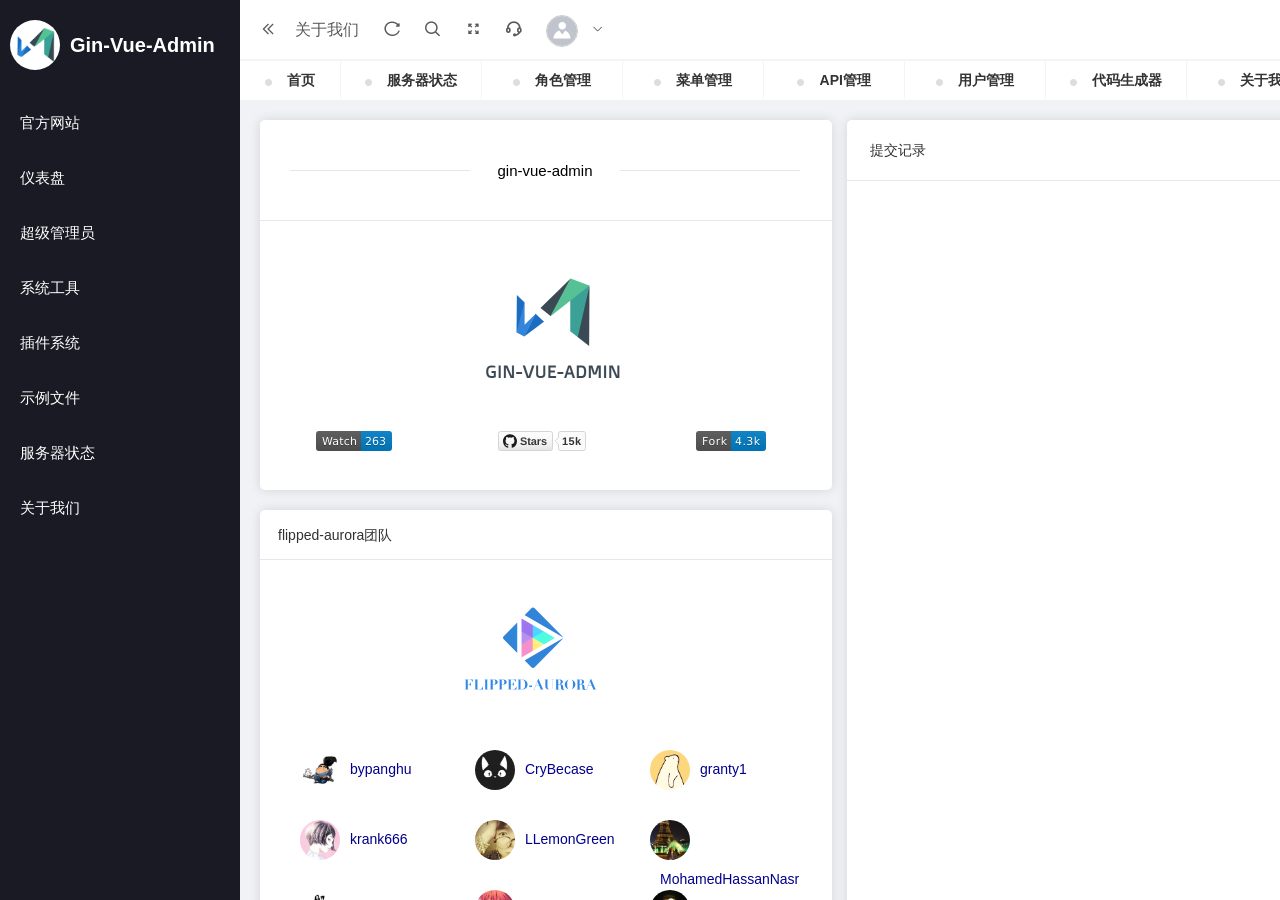
<file: index.html>
<html>
  <head>
    <title>关于我们</title>
    <link rel="stylesheet" type="text/css" href="pr2.css">
    <link rel="stylesheet" type="text/css" href="reset.css">
    <link rel="stylesheet" type="text/css" href="./iconfont/iconfont.css">
  </head>
  <body>
    <div class="box">
      <div class="box-left">
        <div class="left-title">
          <img src="./images/logo.png">
          <p>Gin-Vue-Admin</p>
        </div>
        <div class="left-list">
          <ul>
            <li><a href="#">官方网站</a></li>
            <li><a href="#">仪表盘</a></li>
            <li><a href="#">超级管理员</a></li>
            <li><a href="#">系统工具</a></li>
            <li><a href="#">插件系统</a></li>
            <li><a href="#">示例文件</a></li>
            <li><a href="#">服务器状态</a></li>
            <li><a href="#">关于我们</a></li>
          </ul>
        </div>
      </div>
      <div class="box-right">
        <div class="right-nav">
          <div class="nav-top">
            <div class="top-container">
              <span class="iconfont leftarrow ">&#xeb93;</span>
              <span class="name">关于我们</span>
              <span class="iconfont refresh style">&#xe650;</span>
              <span class="iconfont style">&#xe651;</span>
              <span class="iconfont style">&#xeb99;</span>
              <span class="iconfont style">&#xec2e;</span>
              <img src="./images/noBody.745c3d16.png">
              <span class="iconfont downarrow">&#xe601;</span>
            </div>
          </div>
          <div class="nav-bottom">
            <div class="shouye-box">
              <div class="shouye">
                <span class="iconfont">&#xe607;</span>
                <span class="mean">首页</span>
              </div>
            </div>
            <div class="fuwuqi-box">
              <div class="fuwuqi">
                <span class="iconfont">&#xe607;</span>
                <span class="mean">服务器状态</span>
              </div>
            </div>
            <div class="jiaose-box">
              <div class="jiaose">
                <span class="iconfont">&#xe607;</span>
                <span class="mean">角色管理</span>
              </div>
            </div>
            <div class="caidan-box">
              <div class="caidan">
                <span class="iconfont">&#xe607;</span>
                <span class="mean">菜单管理</span>
              </div>
            </div>
            <div class="api-box">
              <div class="api">
                <span class="iconfont">&#xe607;</span>
                <span class="mean">API管理</span>
              </div>
            </div>
            <div class="api-box">
              <div class="api">
                <span class="iconfont">&#xe607;</span>
                <span class="mean">用户管理</span>
              </div>
            </div>
            <div class="api-box">
              <div class="api">
                <span class="iconfont">&#xe607;</span>
                <span class="mean">代码生成器</span>
              </div>
            </div>
            <div class="api-box">
              <div class="api">
                <span class="iconfont">&#xe607;</span>
                <span class="mean">关于我们</span>
              </div>
            </div>
          </div>
        </div>
        <div class="right-container">
          <div class="container-box">
            <div class="container-boxleft">
              <div class="boxleft-top style">
                <div class="top-title">
                  <div class="titleline1"></div>
                  <div class="toptitle-name">gin-vue-admin</div>
                  <div class="titleline2"></div>
                </div>
                <div class="top-content">
                  <div class="topcontent-logo">
                    <div class="logobox">
                      <a href="#">
                        <img src="./images/logo.b188b094.png">
                      </a>
                    </div>
                  </div>
                  <div class="topcontent-row">
                    <div class="row1">
                      <a href="#">
                        <img src="./images/gin-vue-admin.svg">
                      </a>
                    </div>
                    <div class="row1">
                      <a href="#">
                        <img src="./images/gin-vue-admin (1).svg">
                      </a>
                    </div>
                    <div class="row1">
                      <a href="#">
                        <img src="./images/gin-vue-admin (2).svg">
                      </a>
                    </div>
                  </div>
                </div>
              </div>
              <div class="boxleft-bottom style">
                <div class="leftbottom-title">
                  <p>flipped-aurora团队</p>
                </div>
                <div class="leftbottom-body">
                  <div class="body-top">
                    <img src="./images/3/flipped-aurora.528f516e.png">
                  </div>
                  <div class="body-bottom">
                    <div class="bodybottom-row">
                      <div class="bottom-row">
                        <img src="./images/3/56402715.jpeg">
                        <a href="#">
                          <p>bypanghu</p>
                        </a>
                      </div>
                      <div class="bottom-row">
                        <img src="./images/3/37008932.png">
                        <a href="#">
                          <p>CryBecase</p>
                        </a>
                      </div>
                      <div class="bottom-row">
                        <img src="./images/3/53974562.jpeg">
                        <a href="#"><p>granty1</p></a>
                      </div>
                    </div>
                    <div class="bodybottom-row">
                      <div class="bottom-row">
                        <img src="./images/3/28359027.jpeg">
                        <a href="#">
                          <p>krank666</p>
                        </a>
                      </div>
                      <div class="bottom-row">
                        <img src="./images/3/15845388.jpeg">
                        <a href="#">
                          <p>LLemonGreen</p>
                        </a>
                      </div>
                      <div class="bottom-row">
                        <img src="./images/3/49200255.jpeg">
                        <a href="#">
                          <p>MohamedHassanNasr</p>
                        </a>
                      </div>
                    </div>
                    <div class="bodybottom-row">
                      <div class="bottom-row">
                        <img src="./images/3/29840023.jpeg">
                        <a href="#">
                          <p>piexlmax</p>
                        </a>
                      </div>
                      <div class="bottom-row">
                        <img src="./images/3/6532324.png">
                        <a href="#">
                          <p>pnck</p>
                        </a>
                      </div>
                      <div class="bottom-row">
                        <img src="./images/3/56916468.jpeg">
                        <a href="#">
                          <p>ReySong</p>
                        </a>
                      </div>
                    </div>
                    <div class="bodybottom-row">
                      <div class="bottom-row">
                        <img src="./images/3/9160957.png">
                        <a href="#">
                          <p>Ruio9244</p>
                        </a>
                      </div>
                      <div class="bottom-row">
                        <img src="./images/3/45428434.jpeg">
                        <a href="#">
                          <p>SliverHorn</p>
                        </a>
                      </div>
                      <div class="bottom-row">
                        <img src="./images/3/49082129.jpeg">
                        <a href="#">
                          <p>songzhibin97</p>
                        </a>
                      </div>
                    </div>
                    <div class="bodybottom-row">
                      <div class="bottom-row">
                        <img src="./images/3/64051240.jpeg">
                        <a href="#">
                          <p>tscuite</p>
                        </a>
                      </div>
                      <div class="bottom-row">
                        <img src="./images/3/43537346.jpeg">
                        <a href="#">
                          <p>WangLeonard</p>
                        </a>
                      </div>
                      <div class="bottom-row">
                        <img src="./images/3/30255396.jpeg">
                        <a href="#">
                          <p>Yohn-z</p>
                        </a>
                      </div>
                    </div>
                  </div>
                </div>
              </div>
            </div>
            <div class="container-boxright">
              <div class="boxright-submit">
                <p>提交记录</p>
              </div>
            </div>
          </div>
        </div>
      </div>
    </div>
  </body>
</html>
</file>
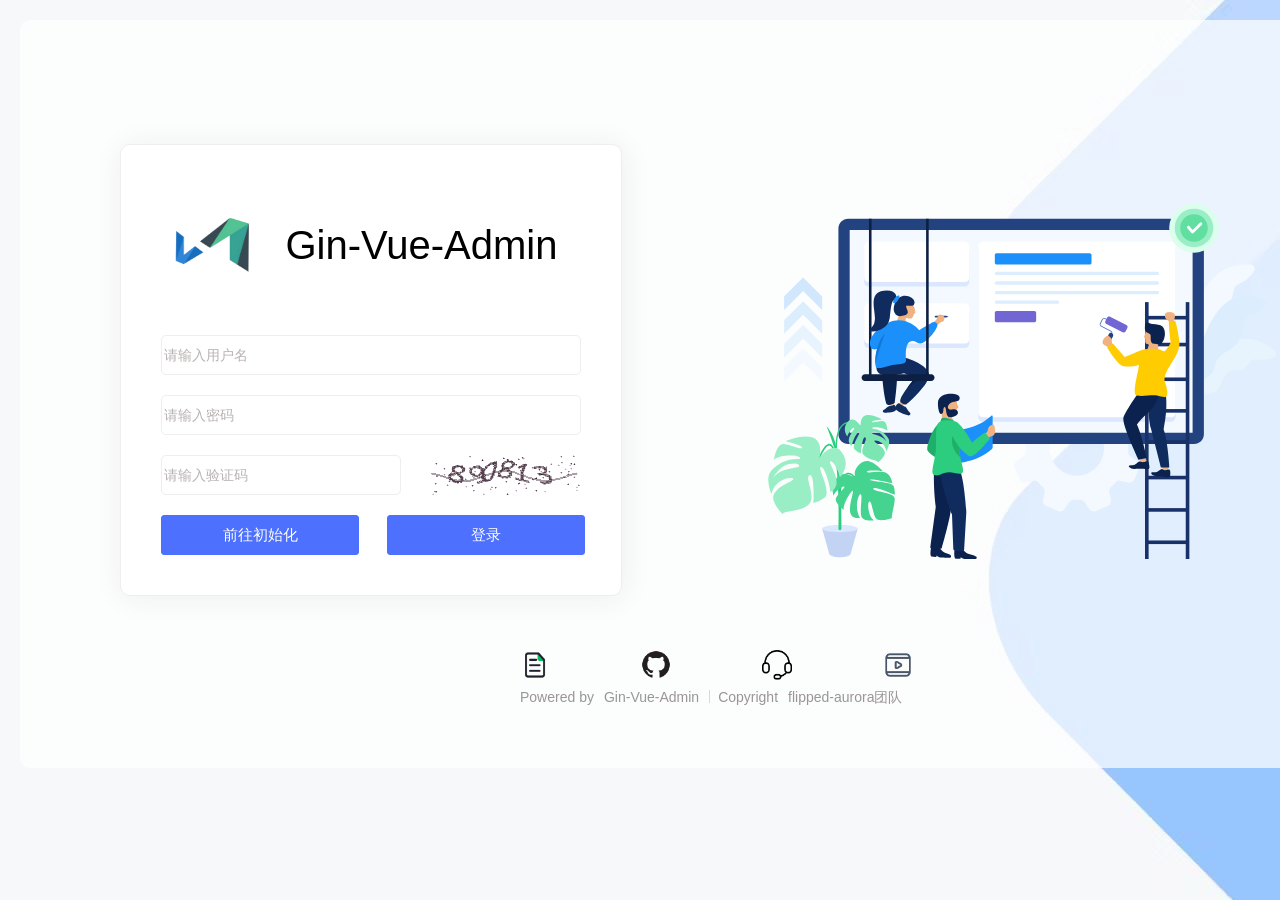
<file: login.html>
<html>
  <head>
    <title>登录页面</title>
    <link rel="stylesheet" type="text/css" href="pr.css">
    <link rel="stylesheet" type="text/css" href="reset.css">
  </head>
  <body>
    <div class="container">
      <div class="box">
        <div class="box-top">
          <div class="content-left">
            <div class="left-title">
              <img src="./images/logo.png">
              <div class="title-content">Gin-Vue-Admin</div>
            </div>
            <div class="left-input">
              <form>
                <input type="text" placeholder="请输入用户名">
              </form>
              <form class="input1">
                <input type="password" placeholder="请输入密码">
              </form>
              <form class="input3">
                <input type="text" placeholder="请输入验证码">
              </form>
              <img src="./images/tapture.png">
              <div class="left-bottom">
                <button type="button"><a href="#">前往初始化</a></button>
                <button class="button1"><a href="#">登录</a></button>
              </div>
            </div>
          </div>
          <div class="content-right">
            <img src="./images/login_left.svg">
          </div>
        </div>

          <div class="content-foot">
            <div class="foot-img">
              <img class="foot-img1" src="./images/docs.png">
              <img class="foot-img1" src="./images/github.png">
              <img class="foot-img1" src="./images/kefu.png">
              <img src="./images/video.png">
            </div>
            <div class="foot-copyright">
              <p>Powered by</p>
              <p>Gin-Vue-Admin</p>
              <div class="line"></div>
              <p>Copyright</p>
              <p>flipped-aurora团队</p>
            </div>
          </div>
      </div>
    </div>
  </body>
</html>
</file>
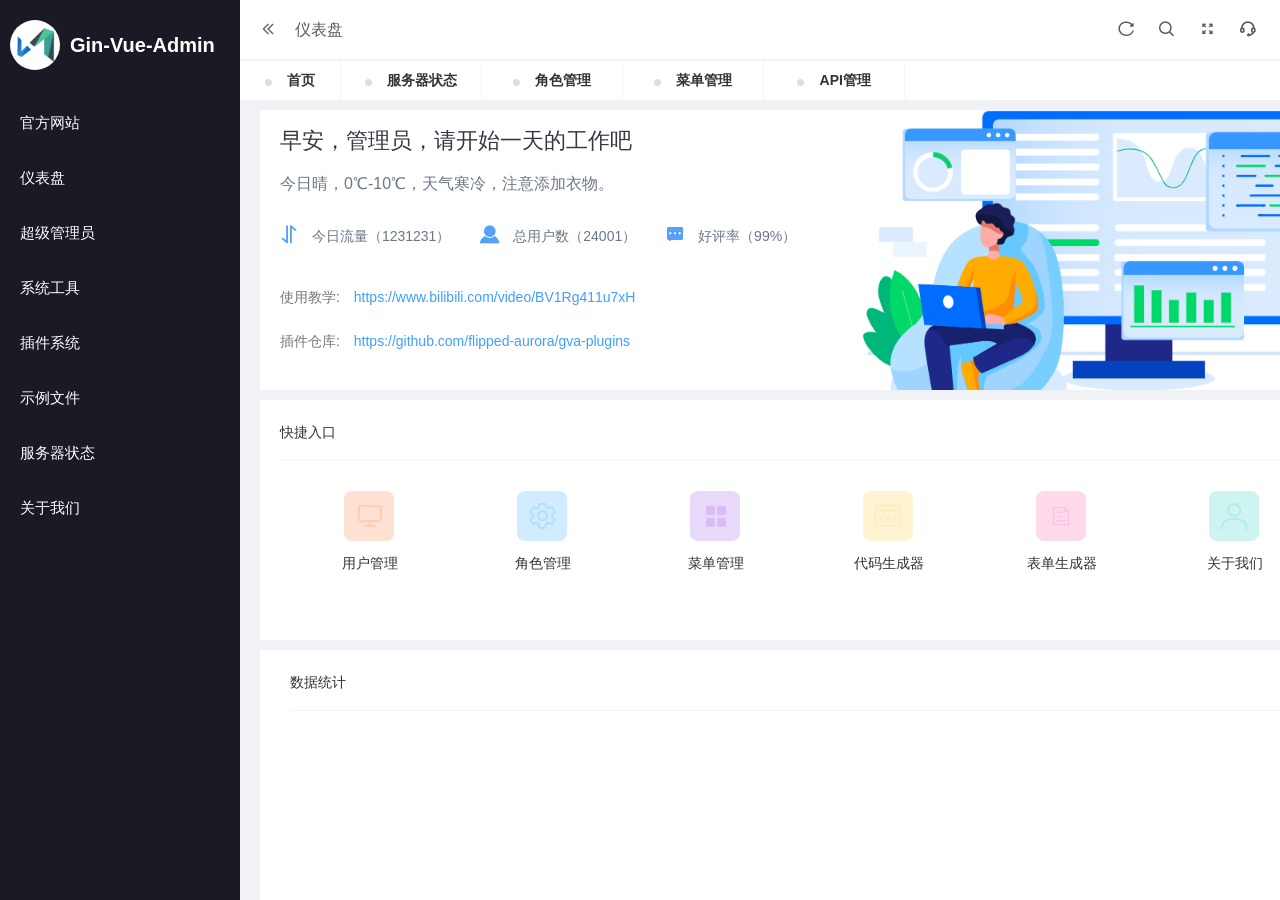
<file: yibiaopan.html>
<html>
  <head>
    <title>内容</title>
    <link rel="stylesheet" type="text/css" href="pr1.css">
    <link rel="stylesheet" type="text/css" href="reset.css">
    <link rel="stylesheet" type="text/css" href="./iconfont/iconfont.css">
  </head>
  <body>
    <div class="box">
      <div class="box-left">
        <div class="left-title">
          <img src="./images/logo.png">
          <p>Gin-Vue-Admin</p>
        </div>
        <div class="left-list">
          <ul>
            <li><a href="#">官方网站</a></li>
            <li><a href="#">仪表盘</a></li>
            <li><a href="#">超级管理员</a></li>
            <li><a href="#">系统工具</a></li>
            <li><a href="#">插件系统</a></li>
            <li><a href="#">示例文件</a></li>
            <li><a href="#">服务器状态</a></li>
            <li><a href="#">关于我们</a></li>
          </ul>
        </div>
      </div>
      <div class="box-right">
        <div class="right-nav">
          <div class="nav-top">
            <div class="top-container">
              <span class="iconfont leftarrow ">&#xeb93;</span>
              <span class="name">仪表盘</span>
              <span class="iconfont refresh style" >&#xe650;</span>
              <span class="iconfont style">&#xe651;</span>
              <span class="iconfont style">&#xeb99;</span>
              <span class="iconfont style">&#xec2e;</span>
              <img src="./images/gva_header.jpg">
              <span class="id">超级管理员</span>
              <span class="iconfont downarrow">&#xe601;</span>
            </div>
          </div>
          <div class="nav-bottom">
            <div class="shouye-box">
              <div class="shouye">
                <span class="iconfont">&#xe607;</span>
                <span class="mean">首页</span>
              </div>
            </div>
            <div class="fuwuqi-box">
              <div class="fuwuqi">
                <span class="iconfont">&#xe607;</span>
                <span class="mean">服务器状态</span>
              </div>
            </div>
            <div class="jiaose-box">
              <div class="jiaose">
                <span class="iconfont">&#xe607;</span>
                <span class="mean">角色管理</span>
              </div>
            </div>
            <div class="caidan-box">
              <div class="caidan">
                <span class="iconfont">&#xe607;</span>
                <span class="mean">菜单管理</span>
              </div>
            </div>
            <div class="api-box">
              <div class="api">
                <span class="iconfont">&#xe607;</span>
                <span class="mean">API管理</span>
              </div>
            </div>
          </div>
        </div>
        <div class="right-container">
          <div class="right-content">
            <div class="content-card">
              <div class="card-left">
                <div class="card-lefttitle">早安，管理员，请开始一天的工作吧</div>
                <div class="card-leftdot">今日晴，0℃-10℃，天气寒冷，注意添加衣物。</div>
                <div class="card-leftrow">
                  <div class="leftrow-box">
                    <div class="leftrow-boxleft">
                      <span class="iconfont">&#xee31;</span>
                      今日流量（1231231）
                    </div>
                    <div class="leftrow-boxmiddle">
                      <span class="iconfont">&#xe620;</span>
                      总用户数（24001）
                    </div>
                    <div class="leftrow-boxright">
                      <span class="iconfont">&#xe67a;</span>
                      好评率（99%）
                    </div>
                  </div>
                </div>
                <div class="card-bottom">
                  <div class="card-bottomteacher">
                    使用教学:
                    <a href="https://www.bilibili.com/video/BV1Rg411u7xH">https://www.bilibili.com/video/BV1Rg411u7xH</a>
                  </div>
                  <div class="card-bottomGP">
                    插件仓库:
                    <a href="https://github.com/flipped-aurora/gva-plugins">https://github.com/flipped-aurora/gva-plugins</a>
                  </div>

                </div>
              </div>
              <div class="card-right">
                <img src="./images/dashboard.70e55b71.png">
              </div>
            </div>
            <div class="content-entrance">
              <div class="entrance-header">
                <div class="header-top">
                  <span>快捷入口</span>
                </div>
                <div class="header-bottom"></div>
              </div>
              <div class="entrance-body">
                <div class="body-box">
                  <div class="bodybox-content">
                    <div class="contentbox">
                      <div class="contentbox-row">
                        <span class="iconfont">&#xe61e;</span>
                      </div>
                      <p>用户管理</p>
                    </div>
                    <div class="contentbox">
                      <div class="contentbox-row background1">
                        <span class="iconfont iconfont1">&#xe8b7;</span>
                      </div>
                      <p >角色管理</p>
                    </div>
                    <div class="contentbox">
                      <div class="contentbox-row background2">
                        <span class="iconfont iconfont2">&#xe602;</span>
                      </div>
                      <p>菜单管理</p>
                    </div>
                    <div class="contentbox">
                      <div class="contentbox-row background3">
                        <span class="iconfont iconfont3">&#xe636;</span>
                      </div>
                      <p>代码生成器</p>
                    </div>
                    <div class="contentbox">
                      <div class="contentbox-row background4">
                        <span class="iconfont iconfont4">&#xe87d;</span>
                      </div>
                      <p>表单生成器</p>
                    </div>
                    <div class="contentbox">
                      <div class="contentbox-row background5">
                        <span class="iconfont iconfont5">&#xe632;</span>
                      </div>
                      <p>关于我们</p>
                    </div>
                  </div>
                </div>
              </div>
            </div>
            <div class="content-data">
              <div class="content-databox">
                <div class="databox-header">
                  <div class="header-top">
                    <span>数据统计</span>
                  </div>
                  <div class="header-bottom"></div>
                </div>
                <div class="databox-bottom"></div>
              </div>
            </div>
            <div class="content-coopyright">
              <div class="copyright-box">
                <div class="div1">Powered by</div>
                <div class="div2">Gin-Vue-Admin</div>
                <div class="div3">Copyright</div>
                <div class="div4">flipped-aurora团队</div>
              </div>
            </div>
          </div>
        </div>
      </div>
    </div>
  </body>
</html>
</file>
<file: pr2.css>
.box {
  height: 100%;
  width: 1440px;
}

/* -----左边侧边栏----- */
.box .box-left {
  width: 240px;
  height: 100%;
  background-color: #191a23;
  float: left;
}

.box-left .left-title {
  width: 220px;
  height: 50px;
  margin: 20px 10px 30px;
}

.left-title img {
  width: 50px;
  height: 50px;
  background-color: white;
  border-radius: 50px;
  float: left;
}

.left-title p {
  display: inline-block;
  padding-top: 15px;
  padding-left: 10px;
  font-size: 20px;
  color: white;
  font-weight: bold;
}

.left-list li a {
  color: white;
}

.left-list ul li {
  padding: 15px 0 25px 20px;
  font-size: 15px;
}

li:hover {
  width: 220px;
  height: 10px;
  background-color: rgb(62, 61, 61);
}

.left-list li:visited {
  background-color: blue;
  color: blueviolet;
}

/* -----右边导航区---- */
.box .box-right {
  width: 1200px;
  height: 100%;
  display: inline-block;
  background-color: #f0f2f5;
}

.box-right .right-nav {
  height: 100px;
  background-color: white;
}

.right-nav .nav-top {
  line-height: 59px;
  border-bottom: 1px solid #f4f4f4;
}

.nav-top .top-container {
  margin: 0 20px;
}

.leftarrow {
  padding-right: 15px;
  padding-left: 0;
  font-weight: 800;
}

.top-container .name,
.iconfont {
  color: rgba(0, 0, 0, .65);
}

.top-container .style {
  padding-left: 20px;
  font-weight: 800;
}

.refresh {
  padding-left: 833px;
}

.top-container img {
  width: 30px;
  height: 30px;
  border: 1px solid #ccc;
  border-radius: 30px;
  vertical-align: middle;
  margin: 0 8px 0 20px;
}


.downarrow {
  padding-left: 0;
}

.nav-bottom {
  border-bottom: 1px solid #f4f4f4;
}

.nav-bottom .shouye-box {
  width: 100px;
  height: 39px;
  border-right: 1px solid #f4f4f4;
  float: left;
}

.shouye-box .shouye,
.fuwuqi,
.jiaose,
.caidan,
.api {
  padding-top: 12px;
  text-align: center;
}

.nav-bottom .iconfont {
  font-size: 8px;
  color: rgb(221, 221, 221);
  padding-right: 10px;
}

.mean {
  font-size: 14px;
  font-weight: bold;
  color: rgb(51, 51, 51);
}

.fuwuqi-box,
.jiaose-box,
.caidan-box,
.api-box {
  width: 140px;
  height: 39px;
  border-right: 1px solid #f4f4f4;
  float: left;
}
/* -----右边左部分内容区----- */
.right-container{
  height: calc(100% - 100px);
  overflow-y: auto;
}
.container-box{
  width: 1160px;
  margin: 0 auto;
  padding-top: 20px;
  height: 980px;
}
.container-boxleft{
margin-right: 15px;
float: left;
}
.container-boxleft .boxleft-top{
  width: 572px;
  height: 370px;
}
.container-boxleft .boxleft-bottom{
  height: 590px;
  margin-top: 20px;
}
.container-boxleft .style,.container-boxright{
  background-color: white;
  border-radius: 5px;
  box-shadow: 0 0 12px rgba(0, 0, 0, .12);
}
.container-boxright{
  width: 572px;
  height: 1500px;
  background-color: white;
  display: inline-block;
}
.boxleft-top .top-title{
  height: 100px;
  border-bottom: 1px solid #e4e7ed;
}
.toptitle-name{
  width: 150px;
  text-align: center;
  margin: 0 auto;
  padding-top: 42.5px;
  float: left;
  font-size: 15px;
}
.top-title .titleline1{
  border-bottom: 1px solid #e4e7ed;
  width: 180px;
  padding-top: 50px;
  float: left;
  margin-left: 30px;
}
.top-title .titleline2{
  border-bottom: 1px solid #e4e7ed;
  width: 180px;
  padding-top: 50px;
  margin-left: 360px;
}
.topcontent-logo .logobox{
  padding: 40px 10px 20px 10px;
}
.logobox img{
  width: 150px;
  height: 150px;
  margin-left: 207.5px;
}
.topcontent-logo .topcontent-row{
  padding: 10px;
}
.topcontent-row .row1{
  text-align: center;
  width: 188.33;
  float: left;
}
.boxleft-bottom .leftbottom-title{
  height: 49px;
  border-bottom: 1px solid #e4e7ed;
}
.leftbottom-title p{
  font-size: 14px;
  padding: 18px 0 0 18px;
  color: #303133;
}
.boxleft-bottom .leftbottom-body{
  width: 525px;
  height: 500px;
  padding: 20px;
}
.body-top img{
  width: 150px;
  height: 150px;
  margin-left: 33.3%;
}
.body-bottom .bodybottom-row{
  height: 50px;
  margin-top: 20px;
}
.bodybottom-row .bottom-row{
  width: 155px;
  float: left;
  margin-left: 20px;
}
.bottom-row img{
  width: 40px;
  height: 40px;
  float: left;
  border-radius: 50%;
}
.bottom-row p{
  padding-top: 12px;
  margin-left: 10px;
  float: left;
  color: rgb(0,0,139);
  font-size: 14px;
}
.bottom-row a:hover{
  cursor: pointer;
}
/* -----右边右部分内容区 */
.container-boxright .boxright-submit{
  height: 60px;
  border-bottom: 1px solid #e4e7ed;
}
.boxright-submit p{
  font-size: 14px;
  color: #303133;
  padding: 23px;
}
</file>
<file: iconfont/iconfont.css>
@font-face {
  font-family: "iconfont"; /* Project id 3673036 */
  src: url('iconfont.woff2?t=1664332265094') format('woff2'),
       url('iconfont.woff?t=1664332265094') format('woff'),
       url('iconfont.ttf?t=1664332265094') format('truetype');
}

.iconfont {
  font-family: "iconfont" !important;
  font-size: 16px;
  font-style: normal;
  -webkit-font-smoothing: antialiased;
  -moz-osx-font-smoothing: grayscale;
}

.icon-shezhi-xianxing:before {
  content: "\e8b7";
}

.icon-yonghu1:before {
  content: "\e632";
}

.icon-form:before {
  content: "\e87d";
}

.icon-diannao:before {
  content: "\e61e";
}

.icon-caidanguanli:before {
  content: "\e602";
}

.icon-daimashengcheng:before {
  content: "\e636";
}

.icon-duihuaxinxitianchong:before {
  content: "\e67a";
}

.icon-yonghu:before {
  content: "\e620";
}

.icon-shangxiajiantou:before {
  content: "\ee31";
}

.icon-shuaxin:before {
  content: "\e650";
}

.icon-sousuo:before {
  content: "\e651";
}

.icon-xiajiantou:before {
  content: "\e601";
}

.icon-jiantou_xiangzuoliangci_o:before {
  content: "\eb93";
}

.icon-quanping_o:before {
  content: "\eb99";
}

.icon-kefu:before {
  content: "\ec2e";
}

.icon-shixinyuanxing:before {
  content: "\e607";
}
</file>
<file: pr.css>
.container{
  background: #eee;
  height: 100%;
  background-image: url(./images/login_background.jpg);
  position: relative;
}
.container .box{
  width: 1400px;
  height: 748px;
  background-color: rgba(255,255,255,0.7);
  position: absolute;
  left: 20px;
  top: 20px;
  border-radius: 10px;
}
.box-top{
  height: 620px;
}
/* -----左边内容区----- */
.box .content-left{
  width: 500px;
  height: 450px;
  background-color: white;
  border: 1px solid #eee;
  box-shadow: 2px 2px 30px #eee ;
  border-radius: 10px;
  margin-top: 124px;
  margin-left: 100px;
  float: left;
}
.content-left .left-title{
  height: 80px;
  /* background-color: aqua; */
  margin: 60px 50px 50px 40px;

}
.left-title img{
  height: 80px;
  width: 100px;
  padding-right: 20px;
  vertical-align: top;
}
.title-content{
  height: 80px;
  line-height: 80px;
  font-size: 40px;
  display: inline-block;
}
form input{
  height: 40px;
  width: 420px;
  border: 1px solid #eee;
  border-radius: 5px;
  margin-left: 40px;
}
.input1,.input3{
  margin-top: 20px;
}
.input3 input{
  width: 240px;
  float: left;
}
.left-input img{
  width: 150px;
  height: 40px;
  padding-left: 30px;
}
.left-input input::-webkit-input-placeholder{
  color: #b8b2b2;
  font-size: 14px;
}
.left-bottom{
  margin-top: 20px;
}
.left-bottom button{
  height: 40px;
  width: 198px;
  margin-left: 40px;
  border: 1px solid #4d70ff;
  border-radius: 3px;
  background-color: #4d70ff;
  cursor: pointer;
}
.left-bottom button:hover{
  background-color: #0d84ff;
  border-color: #0d84ff;
}
.left-bottom .button1{
  margin-left: 24px;
}
.left-bottom a{
  font-size: 15px;
  color: white;
}
/* -----右边内容区----- */
.content-right{
  height: 450px;
  width: 600px;
  margin-top: 40px;
  display: inline-block;
}
.content-right img{
  margin-left: 100px;
  margin-top: 120px;
}
/* 底部 */
.foot-img,.foot-copyright{
  width: 400px;
  height: 50px;
  /* background-color: aqua; */
  margin-left: 500px;
}
.foot-img img{
  height: 30px;
  width: 30px;
  float: left;

  margin-top: 10px;
}
.foot-img1{
  margin-right: 91px;
}
.foot-copyright p{
  float: left;
  font-size: 14px;
  margin-right: 10px;
  color: #9b9595;
}
.foot-copyright .line{
  border-left: 1px solid #ddd7d7;
  float: left;
  height: 8px;
  padding-top: 5px;
  padding-right: 8px;
}
</file>
<file: pr1.css>
.box{
  height: 100%;
  width: 1440px;
}
/* -----左边侧边栏----- */
.box .box-left{
  width: 240px;
  height: 100%;
  background-color: #191a23;
  float: left;
}
.box-left .left-title{
  width: 220px;
  height: 50px;
  margin: 20px 10px 30px;
}
.left-title img{
  width: 50px;
  height: 50px;
  background-color: white;
  border-radius: 50px;
  float: left;
}
.left-title p{
  display: inline-block;
  padding-top: 15px;
  padding-left: 10px;
  font-size: 20px;
  color: white;
  font-weight: bold;
}
.left-list li a{
  color: white;
}
.left-list ul li{
  padding: 15px 0 25px 20px;
  font-size: 15px;
}
li:hover{
  width: 220px;
  height: 10px;
  background-color: rgb(62, 61, 61);
}
.left-list li:visited {
  background-color: blue;
  color: blueviolet;
 }
 /* -----右边导航区---- */
.box .box-right{
  width: 1200px;
  height: 100%;
  display: inline-block;
  background-color: #f0f2f5;
}
.box-right .right-nav{
  height: 100px;
  background-color: white;
}
.right-nav .nav-top {
  line-height: 59px;
  border-bottom: 1px solid #f4f4f4;
}
.nav-top .top-container{
  margin: 0 20px;
}
.leftarrow{
  padding-right: 15px;
  padding-left: 0;
  font-weight: 800;
}
.top-container .name,.iconfont,.id {
  color: rgba(0, 0, 0, .65);
}
.style{
  padding-left: 20px;
  font-weight: 800;
}
.refresh{
  padding-left: 770px;
}
.top-container img{
  width: 30px;
  height: 30px;
  border: 1px solid #ccc;
  border-radius: 30px;
  vertical-align: middle;
  margin: 0 8px 0 20px;
}
.top-container .id{
  font-size: 15px;
}
.downarrow{
padding-left: 0;
}
.nav-bottom{
  border-bottom: 1px solid #f4f4f4;
}
.nav-bottom .shouye-box{
  width: 100px;
  height: 39px;
  border-right: 1px solid #f4f4f4;
  float: left;
}
.shouye-box .shouye,.fuwuqi,.jiaose,.caidan,.api{
  padding-top: 12px;
  text-align: center;
}
.nav-bottom .iconfont{
  font-size: 8px;
  color: rgb(221, 221, 221);
  padding-right: 10px;
}
.mean{
  font-size: 14px;
  font-weight: bold;
  color: rgb(51, 51, 51);
}
.fuwuqi-box ,.jiaose-box,.caidan-box,.api-box{
  width: 140px;
  height: 39px;
  border-right: 1px solid #f4f4f4;
  float: left;
}


/* ----右侧内容区----- */
.box-right .right-container {
  height: calc(100% - 100px);
  overflow-y: auto;
}
.box-right .right-content{
  width: 1160px;
  height: 980px;
  margin: 0 auto;
  margin-top: 10px;
}
.content-card{
  height: 280px;
  background-color:white;
  margin-bottom: 10px;
}
.content-card .card-left{
  width: 560px;
  height: 260px;
  margin: 20px ;
  float: left;
}
.card-lefttitle{
  font-size: 22px;
  color: 343844;
  font-family: Helvetica Neue, Helvetica, PingFang SC, Hiragino Sans GB, Microsoft YaHei, \5fae\8f6f\96c5\9ed1, Arial, sans-serif;
}
.card-leftdot{
  margin-top: 24px;
  font-size: 16px;
  color: #6b7687;
}
.card-leftrow{
  margin-top: 18px;
  color: #6b7687;
  width: 560px;

}
.leftrow-box{
  padding: 15px 0;
  height: 50px;
}
.leftrow-boxleft,.leftrow-boxmiddle,.leftrow-boxright{
  font-size: 14px;
  float: left;
  margin-right: 30px;
}
.leftrow-box .iconfont{
  font-size: 18px;
  color: #55a0f8;
  width: 30px;
  height: 30px;
  margin-right: 10px;
}
.card-left .card-bottom{
  font-size: 14px;
  font-family: Helvetica Neue, Helvetica, PingFang SC, Hiragino Sans GB, Microsoft YaHei, \5fae\8f6f\96c5\9ed1, Arial, sans-serif;
  color: #777;
}

.card-bottom a{
  padding-left: 10px;
}
.card-bottomGP {
  padding-top: 30px;
}
.card-right{
  display: inline-block;
  height: 280px;
  overflow: hidden;
}
.card-right img{
  width: 560px;
  margin-top: -112px;
  overflow: hidden;
}
.content-entrance{
  height: 240px;
  background-color: white;
  margin-bottom: 10px;
}

.content-entrance .entrance-header{
  width: 1120px;
  margin: 0 auto;
}
.entrance-header .header-top,.databox-header .header-top{
  height: 15px;
  padding-top: 25px;
  font-size: 14px;
  color: #303133;
}
.entrance-header .header-bottom,.databox-header .header-bottom {
  height: 20px;
  border-bottom:1px solid #f4f4f4; ;
}
.entrance-body .body-box{
  width: 1080px;
  height: 140px;
  margin: 10 auto;
}
.body-box .bodybox-content{
  width: 1040px;
  height: 100px;
  padding: 20px;
  text-align: center;
}
.contentbox{
  width:100px ;
  float: left;
  justify-content: center;
  align-items: center;
  margin-right: 73px;
}
.bodybox-content .contentbox-row{
  width: 50px;
  height: 50px;
  background-color: rgb(256, 156, 110,0.3);
  justify-content: center;
  align-items: center;
  display: flex;
  border-radius: 8px;
  margin-left: 24px;
}
.contentbox-row span{
  font-size: 30px;
  color:rgb(256, 156, 110, 0.3);
}
.contentbox p{
  margin-top: 15px;
  font-size: 14px;
  font-family: Helvetica Neue,
    Helvetica,
    PingFang SC,
    Hiragino Sans GB,
    Microsoft YaHei,
    \5fae\8f6f\96c5\9ed1,
    Arial,
    sans-serif;
    color: #303133;
}
.contentbox .background1{
  background-color: rgb(105, 192, 255, 0.3);
}
.contentbox-row .iconfont1{
  color: rgb(105, 192, 255, 0.3);
}

.contentbox .background2 {
  background-color: rgb(179, 127, 235, 0.3);
}

.contentbox-row .iconfont2 {
  color: rgb(179, 127, 235, 0.3);
}
.contentbox .background3 {
  background-color: rgb(255, 214, 102, 0.3);
}

.contentbox-row .iconfont3 {
  color: rgb(255, 214, 102, 0.3);
}
.contentbox .background4 {
  background-color: rgb(255, 133, 192, 0.3);
}

.contentbox-row .iconfont4 {
  color: rgb(255, 133, 192, 0.3);
}
.contentbox .background5 {
  background-color: rgb(92, 219, 211, 0.3);
}

.contentbox-row .iconfont5 {
  color: rgb(92, 219, 211, 0.3);
}
.contentbox:hover{
  cursor: pointer;
  /* border: 1px solid #ccc; */
  width: 100px;
  height: 90px;
  border-radius: 4px;
  text-align: center;
  background-color:#ccc;
  box-shadow: 10 10 1 #ccc;
  padding-top: 10px;
  transition: all,1s;

}
.content-data{
  height: 420px;
  background-color: white;
}
.content-data .content-databox{
  width: 1100px;
  height: 368px;
  padding: 0px 30px 26px 30px;
}
.content-coopyright{
  height: 50px;
  /* background-color: #888; */
}
.content-coopyright .copyright-box{
  /* width: 200px; */
  font-size: 14px;
  color: #303133;
  height: 14px;
  width: 400px;
  margin: 0 auto;
  padding-top: 18px;
}
.copyright-box .div1 ,.div4{
  float: left;
  padding-right: 8px;
}
.copyright-box .div2{
  border-right: 1px solid #ccc;
  float: left;
  padding-right: 12px;
}

.copyright-box .div3 {
  float: left;
  padding: 0 8px 0 12px;
}
</file>
